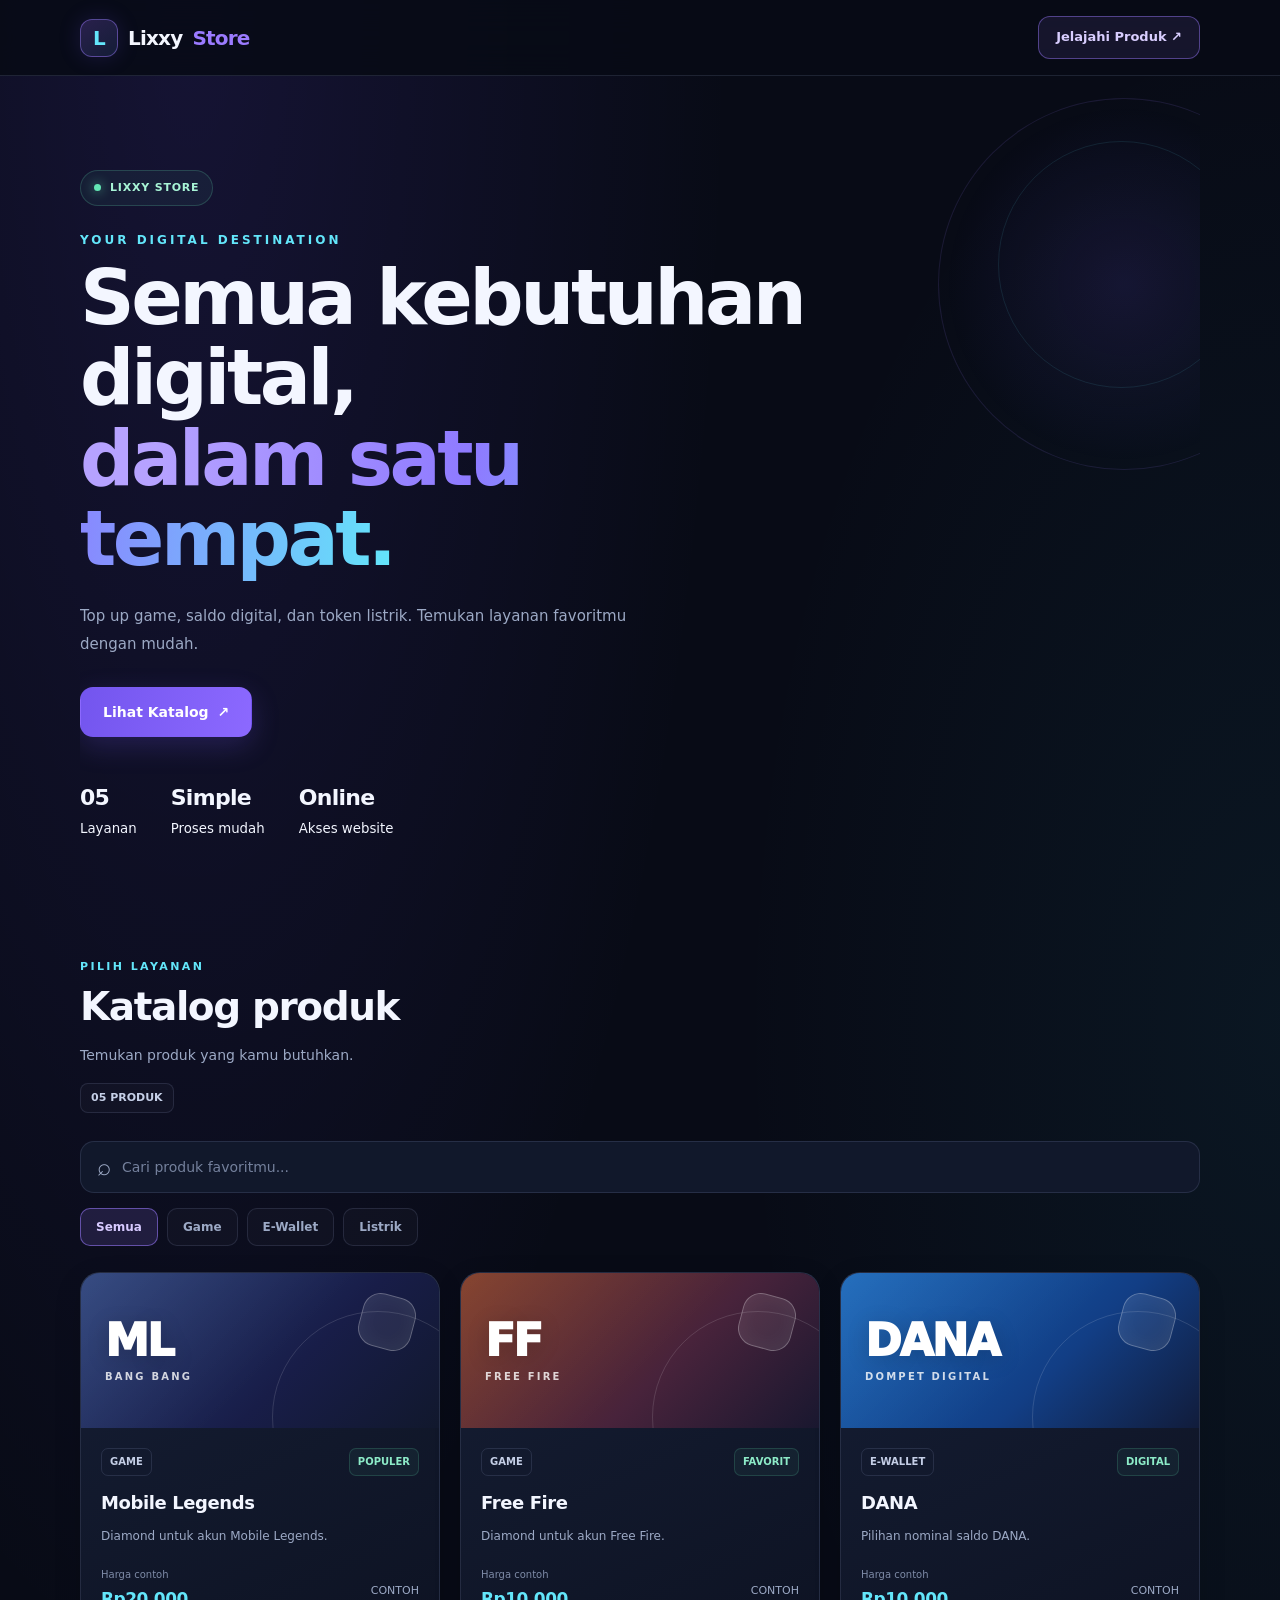
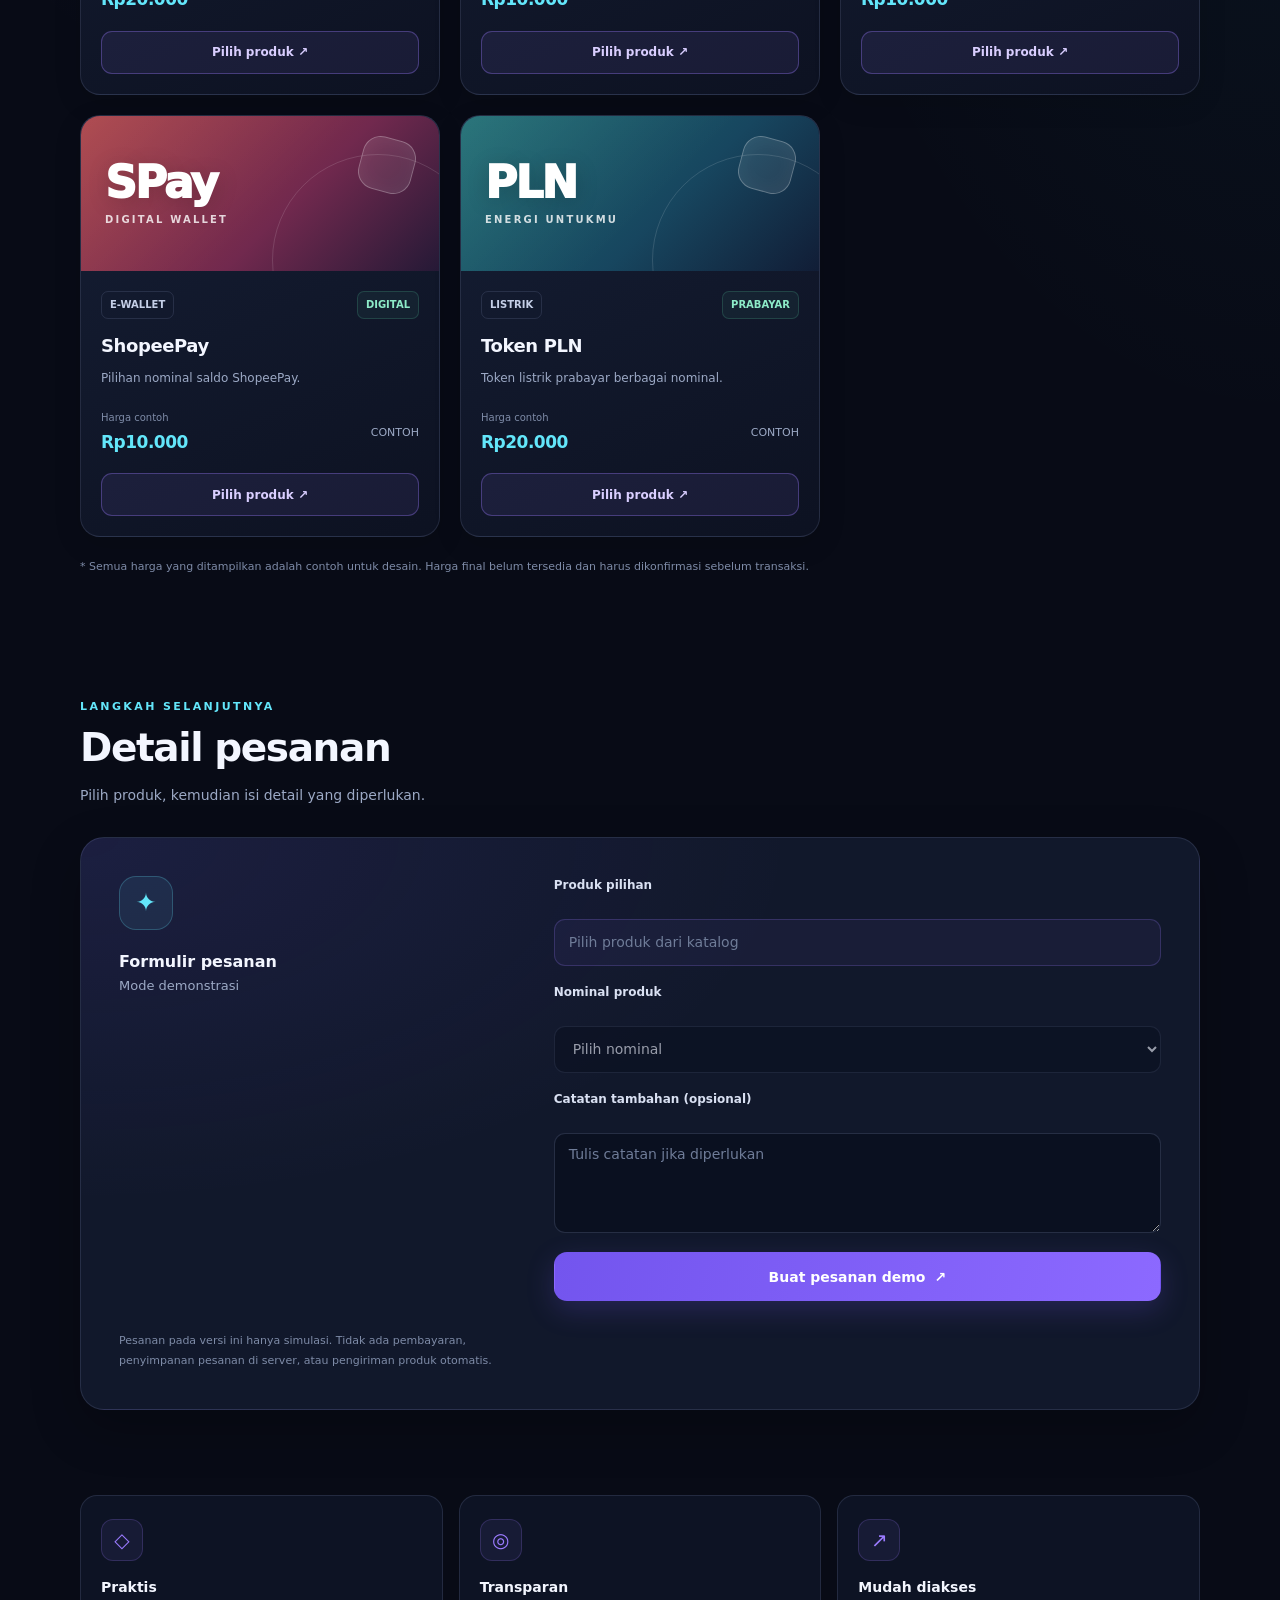
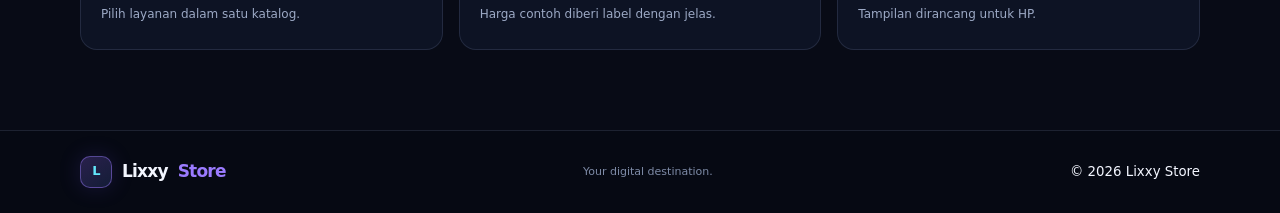
<file: index.html>
<!DOCTYPE html>
<html lang="id">
<head>
  <meta charset="UTF-8">
  <meta name="viewport" content="width=device-width, initial-scale=1.0">
  <meta name="theme-color" content="#080b16">
  <meta name="description" content="Lixxy Store - Katalog game, e-wallet, dan layanan digital.">
  <title>Lixxy Store | Digital Premium</title>
  <link rel="stylesheet" href="style.css">
</head>
<body>

  <header class="navbar">
    <a href="#" class="logo" aria-label="Lixxy Store">
      <span class="logo-icon">L</span>
      Lixxy<span class="logo-accent">Store</span>
    </a>
    <a href="#produk" class="nav-button">Jelajahi Produk ↗</a>
  </header>

  <main>
    <section class="hero">
      <div class="hero-badge">
        <span class="status-dot"></span>
        LIXXY STORE
      </div>

      <p class="hero-kicker">YOUR DIGITAL DESTINATION</p>
      <h1>Semua kebutuhan digital,<br><span>dalam satu tempat.</span></h1>
      <p class="hero-description">
        Top up game, saldo digital, dan token listrik.
        Temukan layanan favoritmu dengan mudah.
      </p>

      <a href="#produk" class="primary-button">
        Lihat Katalog <span>↗</span>
      </a>

      <div class="hero-stats">
        <div>
          <strong>05</strong>
          <small>Layanan</small>
        </div>
        <div>
          <strong>Simple</strong>
          <small>Proses mudah</small>
        </div>
        <div>
          <strong>Online</strong>
          <small>Akses website</small>
        </div>
      </div>
    </section>

    <section class="products-section" id="produk">
      <div class="section-heading">
        <div>
          <span class="eyebrow">PILIH LAYANAN</span>
          <h2>Katalog produk</h2>
          <p class="section-description">
            Temukan produk yang kamu butuhkan.
          </p>
        </div>
        <span class="product-count">05 PRODUK</span>
      </div>

      <label class="search-box">
        <span aria-hidden="true">⌕</span>
        <input id="searchInput" type="search"
          placeholder="Cari produk favoritmu..."
          aria-label="Cari produk">
      </label>

      <div class="category-filters" aria-label="Filter kategori">
        <button class="filter-button active" type="button" data-filter="all">
          Semua
        </button>
        <button class="filter-button" type="button" data-filter="game">
          Game
        </button>
        <button class="filter-button" type="button" data-filter="wallet">
          E-Wallet
        </button>
        <button class="filter-button" type="button" data-filter="utility">
          Listrik
        </button>
      </div>

      <div class="product-grid" id="productGrid">

        <article class="product-card" data-category="game"
          data-search="mobile legends mlbb diamond game">
          <div class="product-art art-ml">
            <span class="art-symbol">ML</span>
            <span class="art-caption">BANG BANG</span>
            <span class="art-orb"></span>
          </div>
          <div class="product-info">
            <div class="product-meta">
              <span class="category">GAME</span>
              <span class="product-tag">POPULER</span>
            </div>
            <h3>Mobile Legends</h3>
            <p>Diamond untuk akun Mobile Legends.</p>
            <div class="price-line">
              <div>
                <small>Harga contoh</small>
                <strong>Rp20.000</strong>
              </div>
              <span class="example-price">CONTOH</span>
            </div>
            <button class="order-button" type="button"
              data-product="Mobile Legends">
              Pilih produk <span>↗</span>
            </button>
          </div>
        </article>

        <article class="product-card" data-category="game"
          data-search="free fire ff diamond game garena">
          <div class="product-art art-ff">
            <span class="art-symbol">FF</span>
            <span class="art-caption">FREE FIRE</span>
            <span class="art-orb"></span>
          </div>
          <div class="product-info">
            <div class="product-meta">
              <span class="category">GAME</span>
              <span class="product-tag">FAVORIT</span>
            </div>
            <h3>Free Fire</h3>
            <p>Diamond untuk akun Free Fire.</p>
            <div class="price-line">
              <div>
                <small>Harga contoh</small>
                <strong>Rp10.000</strong>
              </div>
              <span class="example-price">CONTOH</span>
            </div>
            <button class="order-button" type="button"
              data-product="Free Fire">
              Pilih produk <span>↗</span>
            </button>
          </div>
        </article>

        <article class="product-card" data-category="wallet"
          data-search="dana saldo dompet digital ewallet">
          <div class="product-art art-dana">
            <span class="art-symbol">DANA</span>
            <span class="art-caption">DOMPET DIGITAL</span>
            <span class="art-orb"></span>
          </div>
          <div class="product-info">
            <div class="product-meta">
              <span class="category">E-WALLET</span>
              <span class="product-tag">DIGITAL</span>
            </div>
            <h3>DANA</h3>
            <p>Pilihan nominal saldo DANA.</p>
            <div class="price-line">
              <div>
                <small>Harga contoh</small>
                <strong>Rp10.000</strong>
              </div>
              <span class="example-price">CONTOH</span>
            </div>
            <button class="order-button" type="button"
              data-product="DANA">
              Pilih produk <span>↗</span>
            </button>
          </div>
        </article>

        <article class="product-card" data-category="wallet"
          data-search="shopeepay shopee pay saldo ewallet">
          <div class="product-art art-shop">
            <span class="art-symbol">SPay</span>
            <span class="art-caption">DIGITAL WALLET</span>
            <span class="art-orb"></span>
          </div>
          <div class="product-info">
            <div class="product-meta">
              <span class="category">E-WALLET</span>
              <span class="product-tag">DIGITAL</span>
            </div>
            <h3>ShopeePay</h3>
            <p>Pilihan nominal saldo ShopeePay.</p>
            <div class="price-line">
              <div>
                <small>Harga contoh</small>
                <strong>Rp10.000</strong>
              </div>
              <span class="example-price">CONTOH</span>
            </div>
            <button class="order-button" type="button"
              data-product="ShopeePay">
              Pilih produk <span>↗</span>
            </button>
          </div>
        </article>

        <article class="product-card" data-category="utility"
          data-search="pln listrik token prabayar meter">
          <div class="product-art art-pln">
            <span class="art-symbol">PLN</span>
            <span class="art-caption">ENERGI UNTUKMU</span>
            <span class="art-orb"></span>
          </div>
          <div class="product-info">
            <div class="product-meta">
              <span class="category">LISTRIK</span>
              <span class="product-tag">PRABAYAR</span>
            </div>
            <h3>Token PLN</h3>
            <p>Token listrik prabayar berbagai nominal.</p>
            <div class="price-line">
              <div>
                <small>Harga contoh</small>
                <strong>Rp20.000</strong>
              </div>
              <span class="example-price">CONTOH</span>
            </div>
            <button class="order-button" type="button"
              data-product="Token PLN">
              Pilih produk <span>↗</span>
            </button>
          </div>
        </article>

      </div>

      <p class="empty-message" id="emptyMessage" hidden>
        Produk tidak ditemukan. Coba kata kunci lain.
      </p>

      <p class="price-disclaimer">
        * Semua harga yang ditampilkan adalah contoh untuk desain.
        Harga final belum tersedia dan harus dikonfirmasi sebelum transaksi.
      </p>
    </section>

    <section class="order-section" id="pesanan">
      <div class="section-heading">
        <div>
          <span class="eyebrow">LANGKAH SELANJUTNYA</span>
          <h2>Detail pesanan</h2>
          <p class="section-description">
            Pilih produk, kemudian isi detail yang diperlukan.
          </p>
        </div>
      </div>

      <div class="order-panel">
        <div class="form-header">
          <span class="form-icon">✦</span>
          <div>
            <strong>Formulir pesanan</strong>
            <p>Mode demonstrasi</p>
          </div>
        </div>

        <form id="orderForm">
          <label for="selectedProduct">Produk pilihan</label>
          <input id="selectedProduct" name="product" readonly
            placeholder="Pilih produk dari katalog" required>

          <div id="dynamicFields"></div>

          <label for="denomination">Nominal produk</label>
          <select id="denomination" name="denomination" required>
            <option value="">Pilih nominal</option>
          </select>

          <label for="customerNote">Catatan tambahan (opsional)</label>
          <textarea id="customerNote" name="note" rows="3"
            placeholder="Tulis catatan jika diperlukan"></textarea>

          <button class="primary-button submit-button" type="submit">
            Buat pesanan demo <span>↗</span>
          </button>
        </form>

        <div id="orderResult" class="order-result" hidden></div>

        <p class="disclaimer">
          Pesanan pada versi ini hanya simulasi. Tidak ada pembayaran,
          penyimpanan pesanan di server, atau pengiriman produk otomatis.
        </p>
      </div>
    </section>

    <section class="trust-section">
      <div>
        <span class="trust-icon">◇</span>
        <strong>Praktis</strong>
        <p>Pilih layanan dalam satu katalog.</p>
      </div>
      <div>
        <span class="trust-icon">◎</span>
        <strong>Transparan</strong>
        <p>Harga contoh diberi label dengan jelas.</p>
      </div>
      <div>
        <span class="trust-icon">↗</span>
        <strong>Mudah diakses</strong>
        <p>Tampilan dirancang untuk HP.</p>
      </div>
    </section>
  </main>

  <footer class="footer">
    <a href="#" class="logo">
      <span class="logo-icon">L</span>
      Lixxy<span class="logo-accent">Store</span>
    </a>
    <p>Your digital destination.</p>
    <small>© <span id="year"></span> Lixxy Store</small>
  </footer>

  <script src="script.js"></script>
</body>
</html>
</file>
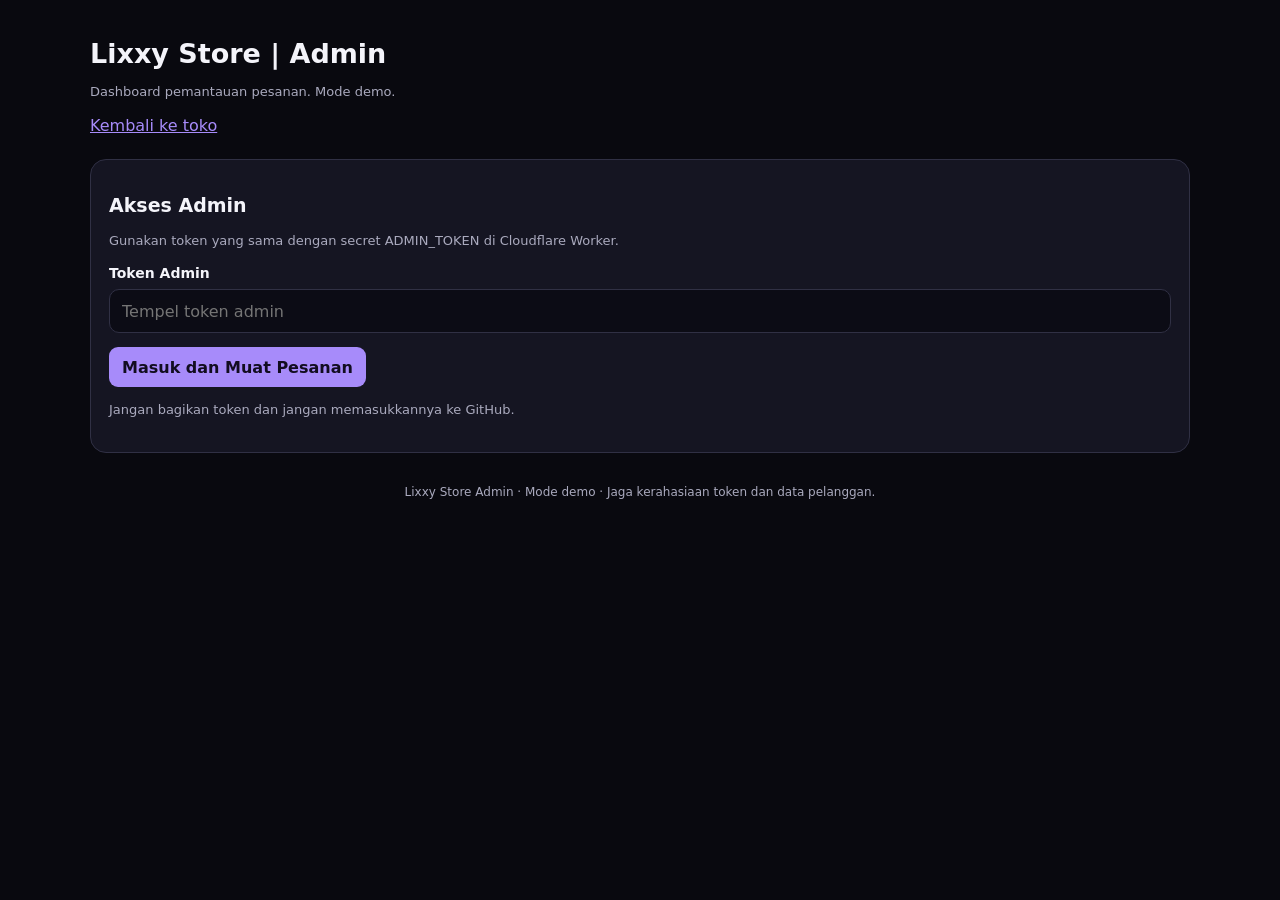
<file: admin.html>
<!DOCTYPE html>
<html lang="id">
<head>
  <meta charset="UTF-8">
  <meta name="viewport" content="width=device-width, initial-scale=1">
  <meta name="theme-color" content="#09090f">
  <title>Admin | Lixxy Store</title>
  <style>
    :root {
      color-scheme: dark;
      --bg: #09090f;
      --panel: #151522;
      --border: #303044;
      --text: #f4f4fa;
      --muted: #aaaabe;
      --accent: #a78bfa;
      --green: #4ade80;
      --yellow: #facc15;
      --red: #fb7185;
    }

    * { box-sizing: border-box; }

    body {
      margin: 0;
      padding: 20px 14px;
      background: var(--bg);
      color: var(--text);
      font-family: system-ui, sans-serif;
    }

    main { max-width: 1100px; margin: auto; }
    header { margin: 10px 0 24px; }
    h1 { font-size: 27px; margin-bottom: 6px; }
    h2 { font-size: 19px; }
    p { line-height: 1.6; }
    .muted { color: var(--muted); font-size: 13px; }

    .card {
      padding: 18px;
      margin-bottom: 17px;
      border: 1px solid var(--border);
      border-radius: 16px;
      background: var(--panel);
    }

    label {
      display: block;
      margin-bottom: 8px;
      font-size: 14px;
      font-weight: 700;
    }

    input, select {
      width: 100%;
      min-height: 44px;
      padding: 10px 12px;
      border: 1px solid var(--border);
      border-radius: 10px;
      background: #0c0c15;
      color: var(--text);
      font: inherit;
    }

    button {
      min-height: 40px;
      padding: 9px 13px;
      border: 0;
      border-radius: 9px;
      background: var(--accent);
      color: #120d20;
      font: inherit;
      font-weight: 750;
      cursor: pointer;
    }

    button:disabled { opacity: .55; cursor: wait; }
    .secondary { color: var(--text); background: #303044; }

    .link-button {
      padding: 0;
      min-height: auto;
      color: var(--accent);
      background: transparent;
      text-align: left;
      overflow-wrap: anywhere;
    }

    .form-grid {
      display: grid;
      grid-template-columns: 1fr;
      gap: 13px;
    }

    .actions {
      display: flex;
      flex-wrap: wrap;
      gap: 9px;
      margin-top: 14px;
    }

    .message { overflow-wrap: anywhere; font-size: 14px; }
    .error { color: var(--red); }
    .success { color: var(--green); }

    .stats {
      display: grid;
      grid-template-columns: repeat(2, minmax(0, 1fr));
      gap: 12px;
    }

    .stat {
      padding: 14px;
      border: 1px solid var(--border);
      border-radius: 12px;
    }

    .stat strong {
      display: block;
      font-size: 25px;
      margin-top: 7px;
    }

    .table-wrap { overflow-x: auto; width: 100%; }
    table {
      border-collapse: collapse;
      width: 100%;
      min-width: 760px;
      font-size: 13px;
    }

    th, td {
      padding: 12px 10px;
      border-bottom: 1px solid var(--border);
      text-align: left;
      vertical-align: top;
    }

    th { color: var(--muted); }
    .order-id { max-width: 175px; overflow-wrap: anywhere; }

    .badge {
      display: inline-block;
      padding: 5px 9px;
      border-radius: 99px;
      background: #303044;
      font-size: 12px;
      font-weight: 800;
    }

    .pending, .awaiting_payment { color: var(--yellow); }
    .paid, .processing, .success { color: var(--green); }
    .failed, .cancelled { color: var(--red); }

    .detail-grid {
      display: grid;
      grid-template-columns: 1fr;
      gap: 12px;
    }

    .detail-item {
      padding: 12px;
      border: 1px solid var(--border);
      border-radius: 10px;
      min-width: 0;
    }

    .detail-item strong {
      display: block;
      margin-top: 7px;
      overflow-wrap: anywhere;
      font-size: 14px;
      font-weight: 600;
    }

    .notice {
      padding: 12px;
      border-radius: 10px;
      background: #242033;
      color: #ddd6fe;
      font-size: 13px;
      line-height: 1.6;
    }

    footer {
      padding: 15px 0;
      text-align: center;
      color: var(--muted);
      font-size: 12px;
    }

    a { color: var(--accent); }
    [hidden] { display: none !important; }

    @media (min-width: 620px) {
      .form-grid { grid-template-columns: 2fr 1fr; }
      .stats { grid-template-columns: repeat(3, minmax(0, 1fr)); }
      .detail-grid { grid-template-columns: repeat(2, minmax(0, 1fr)); }
    }
  </style>
</head>
<body>
<main>
  <header>
    <h1>Lixxy Store | Admin</h1>
    <p class="muted">Dashboard pemantauan pesanan. Mode demo.</p>
    <a href="./index.html">Kembali ke toko</a>
  </header>

  <section class="card" id="loginCard">
    <h2>Akses Admin</h2>
    <p class="muted">
      Gunakan token yang sama dengan secret ADMIN_TOKEN di Cloudflare Worker.
    </p>
    <form id="loginForm">
      <label for="adminToken">Token Admin</label>
      <input id="adminToken" type="password"
        autocomplete="off" spellcheck="false"
        minlength="64" maxlength="64"
        placeholder="Tempel token admin" required>
      <div class="actions">
        <button id="loginButton" type="submit">Masuk dan Muat Pesanan</button>
      </div>
    </form>
    <p class="muted">Jangan bagikan token dan jangan memasukkannya ke GitHub.</p>
  </section>

  <section id="dashboard" hidden>
    <section class="card">
      <div class="stats">
        <div class="stat"><span class="muted">Pesanan ditampilkan</span><strong id="totalCount">0</strong></div>
        <div class="stat"><span class="muted">Pending</span><strong id="pendingCount">0</strong></div>
        <div class="stat"><span class="muted">Status success tercatat</span><strong id="successCount">0</strong></div>
      </div>
    </section>

    <section class="card">
      <h2>Daftar Pesanan</h2>
      <form id="filterForm">
        <div class="form-grid">
          <div>
            <label for="statusFilter">Filter Status</label>
            <select id="statusFilter">
              <option value="all">Semua status</option>
              <option value="pending">Pending</option>
              <option value="awaiting_payment">Awaiting payment</option>
              <option value="paid">Paid</option>
              <option value="processing">Processing</option>
              <option value="success">Success</option>
              <option value="failed">Failed</option>
              <option value="cancelled">Cancelled</option>
            </select>
          </div>
          <div>
            <label for="limitFilter">Jumlah maksimum</label>
            <select id="limitFilter">
              <option value="20">20 pesanan</option>
              <option value="50" selected>50 pesanan</option>
              <option value="100">100 pesanan</option>
            </select>
          </div>
        </div>
        <div class="actions">
          <button id="loadButton" type="submit">Muat Pesanan</button>
          <button id="logoutButton" class="secondary" type="button">Keluar</button>
        </div>
      </form>

      <p id="message" class="message" role="status" aria-live="polite"></p>
      <p class="muted">Ketuk ID pesanan untuk memeriksa detail terbaru dari server.</p>

      <div class="table-wrap">
        <table>
          <thead>
            <tr>
              <th>ID Pesanan</th><th>Produk</th><th>Nominal</th>
              <th>Harga contoh</th><th>Status</th><th>Dibuat</th><th>Diperbarui</th>
            </tr>
          </thead>
          <tbody id="ordersBody">
            <tr><td colspan="7">Belum ada data dimuat.</td></tr>
          </tbody>
        </table>
      </div>
    </section>

    <section id="detailCard" class="card" hidden>
      <h2>Detail Pesanan</h2>
      <p class="muted">Mode demo. Referensi pelanggan hanya ditampilkan di detail.</p>
      <div class="detail-grid">
        <div class="detail-item"><span class="muted">ID Pesanan</span><strong id="dId">-</strong></div>
        <div class="detail-item"><span class="muted">Status saat diperiksa</span><strong id="dStatus">-</strong></div>
        <div class="detail-item"><span class="muted">Kode Produk</span><strong id="dProductCode">-</strong></div>
        <div class="detail-item"><span class="muted">Nama Produk</span><strong id="dProductName">-</strong></div>
        <div class="detail-item"><span class="muted">Nominal</span><strong id="dDenomination">-</strong></div>
        <div class="detail-item"><span class="muted">Harga contoh</span><strong id="dAmount">-</strong></div>
        <div class="detail-item"><span class="muted">Referensi pelanggan</span><strong id="dCustomer">-</strong></div>
        <div class="detail-item"><span class="muted">Referensi pembayaran</span><strong id="dPayment">-</strong></div>
        <div class="detail-item"><span class="muted">Referensi supplier</span><strong id="dSupplier">-</strong></div>
        <div class="detail-item"><span class="muted">Waktu dibuat</span><strong id="dCreated">-</strong></div>
        <div class="detail-item"><span class="muted">Waktu diperbarui</span><strong id="dUpdated">-</strong></div>
      </div>
      <p class="notice">
        Status paid atau success di database bukan bukti pembayaran.
        Website ini masih mode demo dan belum memproses pembayaran atau top-up sungguhan.
      </p>
      <p id="detailMessage" class="message" role="status" aria-live="polite"></p>
      <div class="actions">
        <button id="refreshDetailButton" type="button">Periksa Status Terbaru</button>
        <button id="closeDetailButton" type="button" class="secondary">Tutup Detail</button>
      </div>
    </section>
  </section>

  <footer>Lixxy Store Admin · Mode demo · Jaga kerahasiaan token dan data pelanggan.</footer>
</main>

<script>
"use strict";

(() => {
  const API_BASE = "https://lixxystore.lixxyskiee.workers.dev";
  const $ = (id) => document.getElementById(id);

  let adminToken = "";
  let busy = false;
  let detailBusy = false;
  let selectedOrderId = "";

  function message(id, text, isError = false) {
    const element = $(id);
    element.textContent = text;
    element.className = "message " + (isError ? "error" : "success");
  }

  function formatRupiah(value) {
    return new Intl.NumberFormat("id-ID", {
      style: "currency",
      currency: "IDR",
      maximumFractionDigits: 0
    }).format(Number(value) || 0);
  }

  function formatDate(value) {
    if (value === null || value === undefined || value === "") return "-";
    const date = new Date(value);
    if (Number.isNaN(date.getTime())) return String(value);
    return new Intl.DateTimeFormat("id-ID", {
      dateStyle: "medium",
      timeStyle: "short",
      timeZone: "Asia/Jakarta"
    }).format(date) + " WIB";
  }

  function setDetailValue(id, value) {
    $(id).textContent =
      value === null || value === undefined || value === ""
        ? "-"
        : String(value);
  }

  function pick(object, ...keys) {
    for (const key of keys) {
      if (object[key] !== undefined &&
          object[key] !== null &&
          object[key] !== "") return object[key];
    }
    return null;
  }

  async function apiGet(path) {
    let response;

    try {
      response = await fetch(API_BASE + path, {
        method: "GET",
        headers: { "Authorization": "Bearer " + adminToken },
        cache: "no-store"
      });
    } catch {
      throw new Error("Tidak bisa terhubung ke Worker. Periksa koneksi internet dan URL API.");
    }

    const data = await response.json().catch(() => null);

    if (!data) {
      throw new Error("Worker tidak mengirim JSON yang valid.");
    }

    if (response.status === 401 || response.status === 403) {
      throw new Error("Token ditolak atau akses admin tidak diizinkan.");
    }

    if (!response.ok || data.ok === false) {
      throw new Error(data.error || ("Permintaan gagal. HTTP " + response.status));
    }

    return data;
  }

  async function loadOrders() {
    if (busy || !adminToken) return;

    busy = true;
    $("loadButton").disabled = true;
    $("loginButton").disabled = true;
    $("loadButton").textContent = "Memuat...";
    message("message", "Menghubungi server Lixxy Store...");

    try {
      const params = new URLSearchParams({
        status: $("statusFilter").value,
        limit: $("limitFilter").value
      });

      const data = await apiGet("/api/admin/orders?" + params.toString());
      const orders = Array.isArray(data.orders) ? data.orders : [];

      renderOrders(orders);
      $("dashboard").hidden = false;
      $("loginCard").hidden = true;
      message("message", "Berhasil memuat " + orders.length + " pesanan.");
    } catch (error) {
      message("message", error.message || "Gagal memuat pesanan.", true);
    } finally {
      busy = false;
      $("loadButton").disabled = false;
      $("loginButton").disabled = false;
      $("loadButton").textContent = "Muat Pesanan";
    }
  }

  function renderOrders(orders) {
    const body = $("ordersBody");
    body.replaceChildren();

    let pending = 0;
    let success = 0;

    if (orders.length === 0) {
      const row = document.createElement("tr");
      const cell = document.createElement("td");
      cell.colSpan = 7;
      cell.textContent = "Belum ada pesanan untuk filter ini.";
      row.appendChild(cell);
      body.appendChild(row);
    }

    for (const order of orders) {
      if (order.status === "pending") pending++;
      if (order.status === "success") success++;

      const row = document.createElement("tr");
      const idCell = document.createElement("td");
      idCell.className = "order-id";

      const idButton = document.createElement("button");
      idButton.type = "button";
      idButton.className = "link-button";
      idButton.textContent = order.id || "(tanpa ID)";
      idButton.addEventListener("click", () => {
        if (order.id) loadOrderDetail(order.id);
      });
      idCell.appendChild(idButton);
      row.appendChild(idCell);

      const addCell = (value) => {
        const cell = document.createElement("td");
        cell.textContent = value == null || value === "" ? "-" : String(value);
        row.appendChild(cell);
      };

      addCell(pick(order, "product_name", "productName"));
      addCell(pick(order, "denomination", "nominal"));
      addCell(formatRupiah(pick(order, "amount", "price")));

      const statusCell = document.createElement("td");
      const badge = document.createElement("span");
      badge.className = "badge " + (order.status || "");
      badge.textContent = order.status || "unknown";
      statusCell.appendChild(badge);
      row.appendChild(statusCell);

      addCell(formatDate(pick(order, "created_at", "createdAt")));
      addCell(formatDate(pick(order, "updated_at", "updatedAt")));
      body.appendChild(row);
    }

    $("totalCount").textContent = String(orders.length);
    $("pendingCount").textContent = String(pending);
    $("successCount").textContent = String(success);
  }

  async function loadOrderDetail(orderId) {
    if (!adminToken || detailBusy) return;

    if (!/^[a-f0-9-]{32,36}$/i.test(orderId)) {
      message("message", "Format ID pesanan tidak valid.", true);
      return;
    }

    detailBusy = true;
    selectedOrderId = orderId;
    $("detailCard").hidden = false;
    $("refreshDetailButton").disabled = true;
    message("detailMessage", "Mengambil detail pesanan...");

    try {
      const data = await apiGet(
        "/api/admin/orders/" + encodeURIComponent(orderId)
      );

      const order = data.order || data.data || data;

      setDetailValue("dId", pick(order, "id", "order_id"));
      setDetailValue("dStatus", pick(order, "status"));
      setDetailValue("dProductCode", pick(order, "product_code", "productCode"));
      setDetailValue("dProductName", pick(order, "product_name", "productName"));
      setDetailValue("dDenomination", pick(order, "denomination", "nominal"));

      const amount = pick(order, "amount", "price");
      setDetailValue("dAmount", amount == null ? null : formatRupiah(amount));

      setDetailValue("dCustomer", pick(order, "customer_reference", "customerReference"));
      setDetailValue("dPayment", pick(order, "payment_reference", "paymentReference"));
      setDetailValue("dSupplier", pick(order, "supplier_reference", "supplierReference"));
      setDetailValue("dCreated", formatDate(pick(order, "created_at", "createdAt")));
      setDetailValue("dUpdated", formatDate(pick(order, "updated_at", "updatedAt")));

      message("detailMessage", "Detail berhasil diperiksa dari server.");
      $("detailCard").scrollIntoView({ behavior: "smooth", block: "start" });
    } catch (error) {
      message("detailMessage", error.message || "Gagal mengambil detail.", true);
    } finally {
      detailBusy = false;
      $("refreshDetailButton").disabled = false;
    }
  }

  function logout() {
    adminToken = "";
    $("adminToken").value = "";
    $("dashboard").hidden = true;
    $("loginCard").hidden = false;
    $("ordersBody").replaceChildren();
    $("detailCard").hidden = true;
    selectedOrderId = "";
    message("message", "Token admin dihapus dari memori halaman.");
  }

  $("loginForm").addEventListener("submit", async (event) => {
    event.preventDefault();

    const candidate = $("adminToken").value.trim();
    if (!/^[a-f0-9]{64}$/i.test(candidate)) {
      message("message", "Token harus berisi 64 karakter hex.", true);
      return;
    }

    adminToken = candidate;
    await loadOrders();
  });

  $("filterForm").addEventListener("submit", async (event) => {
    event.preventDefault();
    await loadOrders();
  });

  $("logoutButton").addEventListener("click", logout);
  $("closeDetailButton").addEventListener("click", () => {
    selectedOrderId = "";
    $("detailCard").hidden = true;
  });

  $("refreshDetailButton").addEventListener("click", async () => {
    if (selectedOrderId) await loadOrderDetail(selectedOrderId);
  });

  // Tampilkan pesan jika browser menemukan error JavaScript.
  window.addEventListener("error", () => {
    message("message", "Terjadi error JavaScript. Muat ulang halaman dan periksa kode admin.html.", true);
  });

  message("message", "Halaman admin siap. Masukkan token untuk melanjutkan.");
})();
</script>
</body>
</html>
</file>
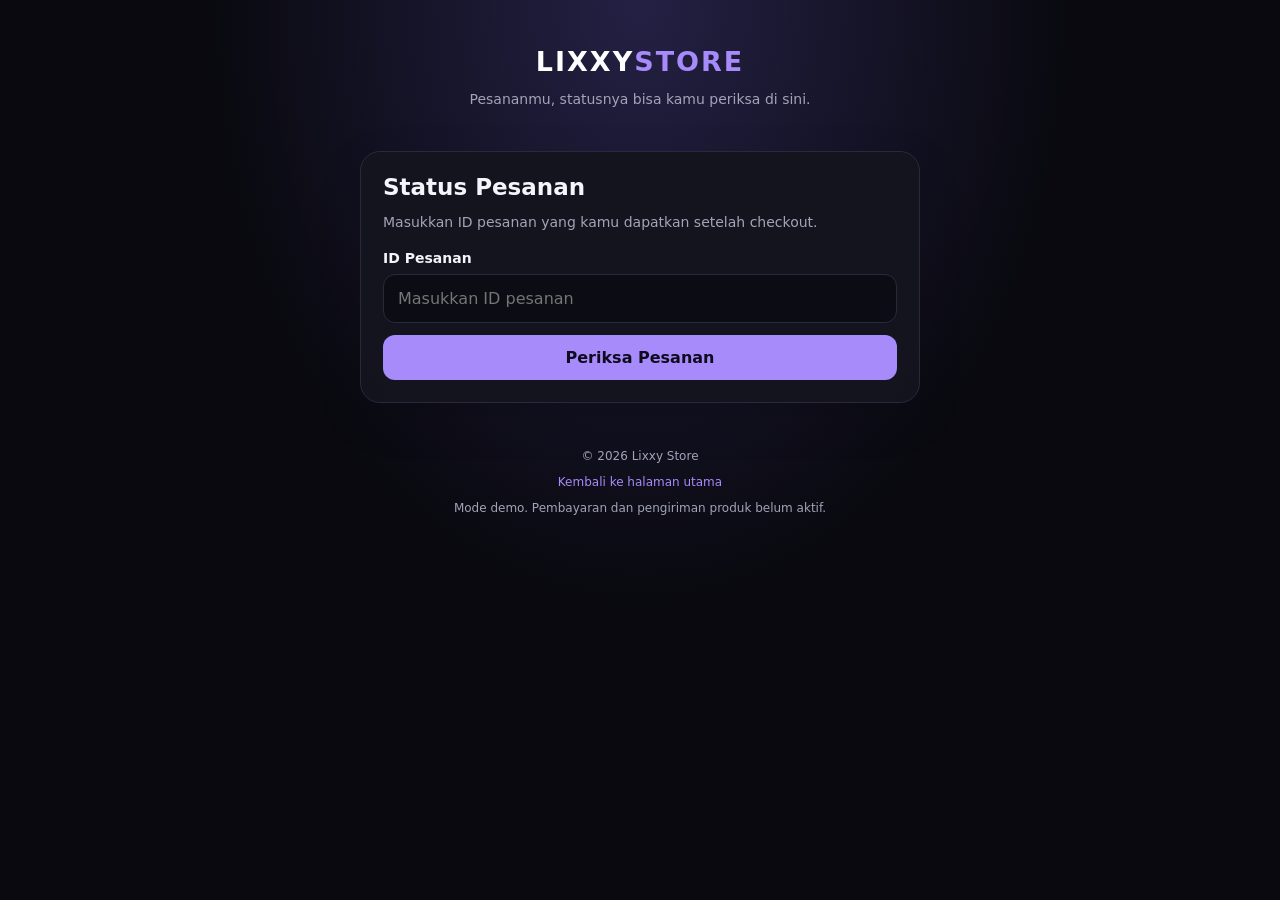
<file: status.html>
<!DOCTYPE html>
<html lang="id">
<head>
  <meta charset="UTF-8">
  <meta name="viewport" content="width=device-width, initial-scale=1.0">
  <meta name="theme-color" content="#09090f">
  <meta name="description" content="Periksa status pesanan Lixxy Store.">
  <title>Status Pesanan | Lixxy Store</title>

  <style>
    :root {
      color-scheme: dark;
      --bg: #09090f;
      --panel: #14141f;
      --border: #29293b;
      --text: #f4f4fa;
      --muted: #a3a3b8;
      --accent: #a78bfa;
      --green: #4ade80;
      --yellow: #facc15;
      --red: #fb7185;
    }

    * {
      box-sizing: border-box;
    }

    body {
      margin: 0;
      min-height: 100vh;
      padding: 24px 16px;
      background:
        radial-gradient(ellipse at top, #242044 0%, transparent 48%),
        var(--bg);
      color: var(--text);
      font-family: system-ui, -apple-system, sans-serif;
    }

    a {
      color: var(--accent);
      text-decoration: none;
    }

    .container {
      width: 100%;
      max-width: 560px;
      margin: 0 auto;
    }

    header {
      text-align: center;
      padding: 22px 0 30px;
    }

    .logo {
      display: inline-block;
      font-size: 27px;
      font-weight: 900;
      letter-spacing: 2px;
      color: white;
    }

    .logo span {
      color: var(--accent);
    }

    header p,
    .muted {
      color: var(--muted);
      font-size: 14px;
    }

    .card {
      background: rgba(20, 20, 31, 0.96);
      border: 1px solid var(--border);
      border-radius: 20px;
      padding: 22px;
      margin-bottom: 16px;
      box-shadow: 0 16px 45px #00000020;
    }

    h1 {
      font-size: 23px;
      margin: 0 0 8px;
    }

    h2 {
      font-size: 18px;
      margin: 0 0 18px;
    }

    label {
      display: block;
      margin: 20px 0 8px;
      font-size: 14px;
      font-weight: 650;
    }

    input {
      width: 100%;
      padding: 14px;
      border: 1px solid var(--border);
      border-radius: 12px;
      background: #0c0c15;
      color: white;
      font: inherit;
      outline: none;
    }

    input:focus {
      border-color: var(--accent);
    }

    button {
      border: 0;
      border-radius: 12px;
      padding: 13px 16px;
      font: inherit;
      font-weight: 750;
      cursor: pointer;
    }

    button:disabled {
      opacity: 0.6;
      cursor: wait;
    }

    .primary {
      width: 100%;
      margin-top: 12px;
      color: #100c20;
      background: var(--accent);
    }

    .secondary {
      color: white;
      background: #29293b;
    }

    .status-top {
      display: flex;
      align-items: center;
      justify-content: space-between;
      flex-wrap: wrap;
      gap: 12px;
      margin-bottom: 18px;
    }

    .badge {
      display: inline-block;
      padding: 7px 12px;
      border-radius: 99px;
      background: #343044;
      color: #e9ddff;
      font-size: 12px;
      font-weight: 800;
    }

    .badge.pending,
    .badge.awaiting_payment {
      background: #493b16;
      color: var(--yellow);
    }

    .badge.paid,
    .badge.processing {
      background: #193a32;
      color: #6ee7b7;
    }

    .badge.success {
      background: #153d29;
      color: var(--green);
    }

    .badge.failed,
    .badge.cancelled {
      background: #461f2b;
      color: var(--red);
    }

    .details {
      margin: 0;
    }

    .details div {
      display: flex;
      justify-content: space-between;
      gap: 18px;
      padding: 13px 0;
      border-bottom: 1px solid var(--border);
    }

    .details div:last-child {
      border-bottom: 0;
    }

    .details dt {
      color: var(--muted);
      font-size: 14px;
    }

    .details dd {
      margin: 0;
      text-align: right;
      overflow-wrap: anywhere;
      font-size: 14px;
      font-weight: 650;
      max-width: 65%;
    }

    .order-id {
      color: var(--accent);
      overflow-wrap: anywhere;
      font-size: 13px;
    }

    .notice {
      padding: 13px;
      margin-top: 16px;
      border-radius: 12px;
      background: #292335;
      color: #e4d8ff;
      font-size: 13px;
      line-height: 1.6;
    }

    .message {
      margin-top: 14px;
      font-size: 14px;
      line-height: 1.6;
      overflow-wrap: anywhere;
    }

    .error {
      color: var(--red);
    }

    .actions {
      display: flex;
      flex-wrap: wrap;
      gap: 10px;
      margin-top: 18px;
    }

    .actions button {
      flex: 1;
      min-width: 130px;
    }

    footer {
      padding: 18px 0;
      text-align: center;
      color: var(--muted);
      font-size: 12px;
    }

    [hidden] {
      display: none !important;
    }
  </style>
</head>

<body>
  <main class="container">
    <header>
      <a class="logo" href="./index.html">
        LIXXY<span>STORE</span>
      </a>
      <p>Pesananmu, statusnya bisa kamu periksa di sini.</p>
    </header>

    <section class="card">
      <h1>Status Pesanan</h1>
      <p class="muted">
        Masukkan ID pesanan yang kamu dapatkan setelah checkout.
      </p>

      <form id="statusForm">
        <label for="orderId">ID Pesanan</label>
        <input
          id="orderId"
          name="orderId"
          type="text"
          placeholder="Masukkan ID pesanan"
          maxlength="36"
          autocomplete="off"
          required
        >

        <button class="primary" id="searchButton" type="submit">
          Periksa Pesanan
        </button>
      </form>

      <p id="message" class="message" role="status" aria-live="polite" hidden></p>
    </section>

    <section class="card" id="result" aria-live="polite" hidden>
      <div class="status-top">
        <h2>Detail Pesanan</h2>
        <span class="badge" id="statusBadge">Memuat</span>
      </div>

      <p class="muted">ID Pesanan</p>
      <div class="order-id" id="resultId"></div>

      <dl class="details">
        <div>
          <dt>Produk</dt>
          <dd id="resultProduct">-</dd>
        </div>
        <div>
          <dt>Nominal</dt>
          <dd id="resultDenomination">-</dd>
        </div>
        <div>
          <dt>Harga contoh</dt>
          <dd id="resultPrice">-</dd>
        </div>
        <div>
          <dt>Dibuat pada</dt>
          <dd id="resultCreated">-</dd>
        </div>
        <div>
          <dt>Terakhir diperbarui</dt>
          <dd id="resultUpdated">-</dd>
        </div>
      </dl>

      <div class="notice" id="statusExplanation">
        Status ini bukan konfirmasi pembayaran.
      </div>

      <div class="actions">
        <button class="secondary" id="refreshButton" type="button">
          Periksa Lagi
        </button>
        <button class="secondary" id="copyButton" type="button">
          Salin ID
        </button>
      </div>
    </section>

    <footer>
      <p>© <span id="year"></span> Lixxy Store</p>
      <p><a href="./index.html">Kembali ke halaman utama</a></p>
      <p>Mode demo. Pembayaran dan pengiriman produk belum aktif.</p>
    </footer>
  </main>

  <script>
    "use strict";

    const API_BASE =
      "https://lixxystore.lixxyskiee.workers.dev";

    const form = document.getElementById("statusForm");
    const input = document.getElementById("orderId");
    const message = document.getElementById("message");
    const result = document.getElementById("result");
    const searchButton = document.getElementById("searchButton");
    const refreshButton = document.getElementById("refreshButton");
    const copyButton = document.getElementById("copyButton");
    const statusBadge = document.getElementById("statusBadge");

    let currentOrderId = "";
    let isLoading = false;

    document.getElementById("year").textContent =
      new Date().getFullYear();

    function formatRupiah(amount) {
      return new Intl.NumberFormat("id-ID", {
        style: "currency",
        currency: "IDR",
        maximumFractionDigits: 0
      }).format(amount);
    }

    function formatDate(value) {
      if (!value) return "-";

      const date = new Date(value);

      if (Number.isNaN(date.getTime())) return "-";

      return new Intl.DateTimeFormat("id-ID", {
        dateStyle: "medium",
        timeStyle: "short",
        timeZone: "Asia/Jakarta"
      }).format(date) + " WIB";
    }

    function showMessage(text, isError = false) {
      message.textContent = text;
      message.className =
        "message" + (isError ? " error" : "");
      message.hidden = false;
    }

    function explainStatus(status) {
      const explanations = {
        pending:
          "Pesanan tercatat di server, tetapi belum dibayar. Ini bukan bukti pembayaran.",
        awaiting_payment:
          "Pesanan menunggu pembayaran. Pembayaran belum terverifikasi di mode demo.",
        paid:
          "Status tercatat sebagai paid. Pastikan pembayaran diverifikasi oleh sistem pembayaran sebelum memproses produk.",
        processing:
          "Pesanan tercatat sedang diproses. Mode demo tidak menjamin produk telah dikirim.",
        success:
          "Status tercatat sebagai success. Konfirmasikan pengiriman melalui penyedia produk jika integrasi tersedia.",
        failed:
          "Pesanan tercatat gagal. Hubungi pengelola toko untuk pemeriksaan lebih lanjut.",
        cancelled:
          "Pesanan tercatat dibatalkan."
      };

      return explanations[status] ||
        "Status berasal dari server. Hubungi pengelola toko jika memerlukan bantuan.";
    }

    function renderOrder(order) {
      document.getElementById("resultId").textContent =
        order.id || "-";

      document.getElementById("resultProduct").textContent =
        order.product || "-";

      document.getElementById("resultDenomination").textContent =
        order.denomination || "-";

      document.getElementById("resultPrice").textContent =
        formatRupiah(Number(order.examplePrice || 0));

      document.getElementById("resultCreated").textContent =
        formatDate(order.createdAt);

      document.getElementById("resultUpdated").textContent =
        formatDate(order.updatedAt);

      statusBadge.textContent = order.status || "unknown";
      statusBadge.className =
        "badge " + (order.status || "");

      document.getElementById("statusExplanation").textContent =
        explainStatus(order.status);

      result.hidden = false;
    }

    async function lookupOrder(id) {
      if (isLoading) return;

      const orderId = id.trim();

      if (!/^[a-f0-9-]{32,36}$/i.test(orderId)) {
        result.hidden = true;
        showMessage(
          "Format ID tidak valid. Masukkan ID pesanan yang lengkap.",
          true
        );
        return;
      }

      isLoading = true;
      currentOrderId = orderId;
      input.value = orderId;
      searchButton.disabled = true;
      refreshButton.disabled = true;
      searchButton.textContent = "Memeriksa...";
      showMessage("Sedang mengambil status pesanan dari server...");

      try {
        const response = await fetch(
          API_BASE + "/api/orders/" + encodeURIComponent(orderId),
          { method: "GET", cache: "no-store" }
        );

        const data = await response.json();

        if (!response.ok || !data.ok || !data.order) {
          throw new Error(
            data.error || "Pesanan tidak ditemukan."
          );
        }

        renderOrder(data.order);
        showMessage("Status pesanan berhasil diperbarui.");

        const url = new URL(window.location.href);
        url.searchParams.set("id", orderId);
        window.history.replaceState({}, "", url);
      } catch (error) {
        result.hidden = true;
        showMessage(
          error.message ||
          "Gagal menghubungi server. Periksa koneksi internet lalu coba lagi.",
          true
        );
      } finally {
        isLoading = false;
        searchButton.disabled = false;
        refreshButton.disabled = false;
        searchButton.textContent = "Periksa Pesanan";
      }
    }

    form.addEventListener("submit", (event) => {
      event.preventDefault();
      lookupOrder(input.value);
    });

    refreshButton.addEventListener("click", () => {
      if (currentOrderId) lookupOrder(currentOrderId);
    });

    copyButton.addEventListener("click", async () => {
      if (!currentOrderId) return;

      try {
        await navigator.clipboard.writeText(currentOrderId);
        copyButton.textContent = "ID Tersalin";

        setTimeout(() => {
          copyButton.textContent = "Salin ID";
        }, 1800);
      } catch {
        showMessage(
          "Salin ID dari kolom ID Pesanan secara manual."
        );
      }
    });

    // Jika URL berisi ?id=..., langsung periksa pesanan.
    const initialId =
      new URLSearchParams(window.location.search).get("id");

    if (initialId) {
      input.value = initialId;
      lookupOrder(initialId);
    }
  </script>
</body>
</html>
</file>
<file: style.css>
/* ==========================================
LIXXY STORE | PREMIUM DARK DESIGN
Cocok dengan index.html Lixxy Store
========================================== */

/* 1. DESIGN TOKENS */
:root {
color-scheme: dark;
--bg: #080b16;
--bg-soft: #0d1222;
--surface: #11182b;
--surface-light: #172139;
--border: rgba(161, 177, 220, 0.15);
--text: #f3f6ff;
--muted: #9ca9c5;
--purple: #9b7bff;
--purple-dark: #7355ee;
--cyan: #63e6fa;
--green: #63e6b4;
--danger: #ff8098;
--radius: 20px;
--container: 1120px;
--shadow: 0 18px 50px rgba(0, 0, 0, 0.24);
}

/* 2. RESET */

* {
  box-sizing: border-box;
  }

html {
scroll-behavior: smooth;
scroll-padding-top: 90px;
}

body {
margin: 0;
min-width: 320px;
background:
radial-gradient(ellipse at 15% 0%, rgba(111, 76, 255, 0.13), transparent 35%),
radial-gradient(ellipse at 100% 30%, rgba(50, 207, 231, 0.06), transparent 30%),
var(--bg);
color: var(--text);
font-family: Inter, ui-sans-serif, system-ui, -apple-system,
BlinkMacSystemFont, "Segoe UI", sans-serif;
line-height: 1.6;
-webkit-font-smoothing: antialiased;
}

body,
button,
input,
select,
textarea {
font-family: Inter, ui-sans-serif, system-ui, -apple-system,
BlinkMacSystemFont, "Segoe UI", sans-serif;
}

button,
input,
select,
textarea {
font-size: 14px;
}

button,
a,
input,
select,
textarea {
-webkit-tap-highlight-color: transparent;
}

button {
cursor: pointer;
}

a {
color: inherit;
text-decoration: none;
}

button:focus-visible,
a:focus-visible,
input:focus-visible,
select:focus-visible,
textarea:focus-visible {
outline: 2px solid var(--cyan);
outline-offset: 3px;
}

img {
display: block;
max-width: 100%;
}

[hidden] {
display: none !important;
}

::selection {
color: #080b16;
background: var(--cyan);
}

/* 3. NAVBAR */
.navbar {
position: sticky;
z-index: 20;
top: 0;
display: flex;
align-items: center;
justify-content: space-between;
gap: 18px;
width: 100%;
min-height: 76px;
padding: 14px max(5%, calc((100% - var(--container)) / 2));
border-bottom: 1px solid var(--border);
background: rgba(8, 11, 22, 0.86);
backdrop-filter: blur(18px);
-webkit-backdrop-filter: blur(18px);
}

.logo {
display: inline-flex;
align-items: center;
gap: 10px;
color: var(--text);
font-size: 20px;
font-weight: 850;
letter-spacing: -0.8px;
white-space: nowrap;
}

.logo-icon {
display: grid;
width: 38px;
height: 38px;
flex-shrink: 0;
place-items: center;
border: 1px solid rgba(155, 123, 255, 0.45);
border-radius: 12px;
background: linear-gradient(145deg, #29204c, #141d37);
color: var(--cyan);
box-shadow: 0 0 22px rgba(115, 85, 238, 0.17);
}

.logo-accent {
color: var(--purple);
}

.nav-button {
display: inline-flex;
align-items: center;
justify-content: center;
min-height: 42px;
padding: 10px 17px;
border: 1px solid rgba(155, 123, 255, 0.45);
border-radius: 12px;
background: rgba(155, 123, 255, 0.1);
color: #d9ceff;
font-size: 13px;
font-weight: 750;
transition: background 180ms ease, border-color 180ms ease,
transform 180ms ease;
}

.nav-button:hover {
transform: translateY(-2px);
border-color: var(--purple);
background: rgba(155, 123, 255, 0.19);
}

/* 4. HERO */
.hero {
position: relative;
isolation: isolate;
overflow: hidden;
width: min(var(--container), 90%);
margin: 0 auto;
padding: 94px 0 78px;
}

.hero::before {
position: absolute;
z-index: -1;
top: 22px;
right: -110px;
width: 370px;
height: 370px;
border: 1px solid rgba(155, 123, 255, 0.13);
border-radius: 50%;
background: radial-gradient(
circle,
rgba(115, 85, 238, 0.12),
transparent 68%
);
content: "";
pointer-events: none;
}

.hero::after {
position: absolute;
z-index: -1;
top: 65px;
right: -45px;
width: 245px;
height: 245px;
border: 1px solid rgba(99, 230, 250, 0.1);
border-radius: 50%;
content: "";
pointer-events: none;
}

.hero-badge {
display: inline-flex;
align-items: center;
gap: 9px;
padding: 8px 13px;
border: 1px solid rgba(99, 230, 180, 0.2);
border-radius: 999px;
background: rgba(99, 230, 180, 0.06);
color: #a8f4d6;
font-size: 11px;
font-weight: 750;
letter-spacing: 0.8px;
text-transform: uppercase;
}

.status-dot {
width: 7px;
height: 7px;
flex-shrink: 0;
border-radius: 50%;
background: var(--green);
box-shadow: 0 0 12px rgba(99, 230, 180, 0.8);
}

.hero-kicker {
margin: 25px 0 8px;
color: var(--cyan);
font-size: 12px;
font-weight: 800;
letter-spacing: 3px;
text-transform: uppercase;
}

.hero h1 {
max-width: 750px;
margin: 0;
font-size: clamp(42px, 7vw, 76px);
font-weight: 900;
letter-spacing: -3.5px;
line-height: 1.06;
}

.hero h1 span {
color: var(--purple);
background: linear-gradient(95deg, #b6a2ff 10%, #8e7aff 52%, #63e6fa 100%);
-webkit-background-clip: text;
background-clip: text;
-webkit-text-fill-color: transparent;
}

.hero-description {
max-width: 590px;
margin: 22px 0 28px;
color: var(--muted);
font-size: 15px;
line-height: 1.9;
}

.primary-button {
display: inline-flex;
align-items: center;
justify-content: center;
gap: 9px;
min-height: 49px;
padding: 13px 22px;
border: 1px solid transparent;
border-radius: 13px;
background: linear-gradient(105deg, var(--purple-dark), #8c69ff);
color: white;
font-size: 14px;
font-weight: 800;
box-shadow: 0 9px 28px rgba(115, 85, 238, 0.22);
transition: transform 180ms ease, box-shadow 180ms ease;
}

.primary-button:hover {
transform: translateY(-2px);
box-shadow: 0 13px 34px rgba(115, 85, 238, 0.32);
}

.primary-button:active {
transform: translateY(0);
}

.hero-stats {
display: flex;
flex-wrap: wrap;
gap: 34px;
margin-top: 43px;
}

.hero-stats > div {
display: flex;
flex-direction: column;
gap: 2px;
}

.hero-stats strong {
color: var(--text);
font-size: 22px;
font-weight: 850;
letter-spacing: -0.7px;
}

.hero-stats span {
color: var(--muted);
font-size: 12px;
}

/* 5. SHARED SECTION HEADINGS */
.products-section,
.order-section,
.trust-section {
width: min(var(--container), 90%);
margin-right: auto;
margin-left: auto;
}

.products-section {
padding: 35px 0 85px;
}

.section-heading {
margin-bottom: 28px;
}

.eyebrow {
display: inline-block;
margin-bottom: 9px;
color: var(--cyan);
font-size: 11px;
font-weight: 850;
letter-spacing: 2.4px;
text-transform: uppercase;
}

.section-heading h2 {
margin: 0;
font-size: clamp(27px, 4vw, 39px);
font-weight: 850;
letter-spacing: -1.4px;
line-height: 1.2;
}

.section-description {
max-width: 590px;
margin: 12px 0 0;
color: var(--muted);
font-size: 14px;
line-height: 1.8;
}

/* 6. SEARCH AND CATEGORY FILTERS */
.product-count {
display: inline-block;
margin-top: 15px;
padding: 5px 10px;
border: 1px solid var(--border);
border-radius: 8px;
background: rgba(255, 255, 255, 0.025);
color: #c6d0e8;
font-size: 11px;
font-weight: 700;
}

.search-box {
display: flex;
align-items: center;
gap: 11px;
width: 100%;
min-height: 52px;
margin: 25px 0 15px;
padding: 0 16px;
border: 1px solid var(--border);
border-radius: 14px;
background: var(--surface);
color: var(--muted);
transition: border-color 180ms ease, box-shadow 180ms ease;
}

.search-box:focus-within {
border-color: rgba(99, 230, 250, 0.55);
box-shadow: 0 0 0 3px rgba(99, 230, 250, 0.07);
}

.search-box > span {
font-size: 24px;
line-height: 1;
}

.search-box input {
width: 100%;
min-width: 0;
padding: 14px 0;
border: 0;
outline: 0;
background: transparent;
color: var(--text);
}

.search-box input::placeholder {
color: #74809c;
}

.search-box input:focus-visible {
outline: 0;
}

.category-filters {
display: flex;
flex-wrap: wrap;
gap: 9px;
margin-bottom: 26px;
}

.filter-button {
min-height: 38px;
padding: 8px 15px;
border: 1px solid var(--border);
border-radius: 10px;
background: rgba(255, 255, 255, 0.025);
color: var(--muted);
font-size: 12px;
font-weight: 700;
transition: color 180ms ease, border-color 180ms ease,
background 180ms ease;
}

.filter-button:hover {
border-color: rgba(155, 123, 255, 0.45);
color: var(--text);
}

.filter-button.active {
border-color: rgba(155, 123, 255, 0.55);
background: rgba(155, 123, 255, 0.15);
color: #d7caff;
}

/* 7. PRODUCT GRID AND CARDS */
.product-grid {
display: grid;
grid-template-columns: repeat(3, minmax(0, 1fr));
gap: 20px;
align-items: stretch;
}

.product-card {
display: flex;
min-width: 0;
flex-direction: column;
overflow: hidden;
border: 1px solid var(--border);
border-radius: var(--radius);
background: linear-gradient(155deg, rgba(22, 31, 54, 0.97), rgba(13, 18, 34, 0.98));
box-shadow: 0 8px 28px rgba(0, 0, 0, 0.12);
transition: transform 200ms ease, border-color 200ms ease,
box-shadow 200ms ease;
}

.product-card:hover {
transform: translateY(-5px);
border-color: rgba(155, 123, 255, 0.4);
box-shadow: var(--shadow);
}

.product-art {
position: relative;
display: flex;
min-height: 155px;
flex-direction: column;
justify-content: center;
overflow: hidden;
padding: 24px;
isolation: isolate;
}

.product-art::before {
position: absolute;
z-index: -1;
inset: 0;
background-image: linear-gradient(
135deg,
rgba(255, 255, 255, 0.08),
transparent 55%
);
content: "";
}

.product-art::after {
position: absolute;
z-index: -1;
right: -45px;
bottom: -95px;
width: 210px;
height: 210px;
border: 1px solid rgba(255, 255, 255, 0.13);
border-radius: 50%;
content: "";
}

.art-ml {
background: linear-gradient(135deg, #263d78, #181d48 60%, #11182d);
}

.art-ff {
background: linear-gradient(135deg, #7c351f, #48233b 58%, #19172f);
}

.art-dana {
background: linear-gradient(135deg, #1363b8, #123e85 60%, #111c3b);
}

.art-shop {
background: linear-gradient(135deg, #a93e43, #71294e 58%, #251936);
}

.art-pln {
background: linear-gradient(135deg, #196a70, #17465f 58%, #111d36);
}

.art-symbol {
display: block;
margin-bottom: 3px;
color: white;
font-size: clamp(32px, 4vw, 44px);
font-weight: 950;
letter-spacing: -2px;
line-height: 1.15;
text-shadow: 0 4px 22px rgba(0, 0, 0, 0.18);
}

.art-caption {
color: rgba(255, 255, 255, 0.8);
font-size: 10px;
font-weight: 800;
letter-spacing: 2.2px;
text-transform: uppercase;
}

.art-orb {
position: absolute;
top: 22px;
right: 25px;
width: 54px;
height: 54px;
border: 1px solid rgba(255, 255, 255, 0.27);
border-radius: 18px;
background: rgba(255, 255, 255, 0.08);
box-shadow: inset 0 0 22px rgba(255, 255, 255, 0.05);
transform: rotate(15deg);
}

.product-info {
display: flex;
flex: 1;
flex-direction: column;
padding: 20px;
}

.product-meta {
display: flex;
flex-wrap: wrap;
align-items: center;
justify-content: space-between;
gap: 8px;
margin-bottom: 13px;
}

.category,
.product-tag {
display: inline-flex;
align-items: center;
width: fit-content;
padding: 5px 8px;
border: 1px solid var(--border);
border-radius: 7px;
color: #c5cfe7;
font-size: 10px;
font-weight: 750;
}

.product-tag {
border-color: rgba(99, 230, 180, 0.17);
background: rgba(99, 230, 180, 0.055);
color: #8debc8;
}

.product-info h3 {
margin: 0 0 8px;
color: var(--text);
font-size: 18px;
font-weight: 850;
letter-spacing: -0.4px;
}

.product-info > p {
margin: 0;
color: var(--muted);
font-size: 12px;
line-height: 1.8;
}

.price-line {
display: flex;
align-items: center;
justify-content: space-between;
gap: 10px;
margin-top: auto;
padding: 20px 0 17px;
}

.price-line > div {
display: flex;
min-width: 0;
flex-direction: column;
gap: 3px;
}

.price-line small {
color: #7e8ba7;
font-size: 10px;
}

.price-line strong {
color: var(--cyan);
font-size: 17px;
font-weight: 850;
letter-spacing: -0.5px;
}

.example-price {
color: var(--muted);
font-size: 11px;
text-align: right;
}

.order-button {
width: 100%;
min-height: 43px;
padding: 11px 14px;
border: 1px solid rgba(155, 123, 255, 0.34);
border-radius: 11px;
background: rgba(155, 123, 255, 0.09);
color: #d9ceff;
font-size: 12px;
font-weight: 800;
transition: background 180ms ease, border-color 180ms ease;
}

.order-button:hover {
border-color: var(--purple);
background: rgba(155, 123, 255, 0.2);
}

#emptyMessage {
margin: 22px 0 0;
padding: 24px;
border: 1px dashed var(--border);
border-radius: 14px;
color: var(--muted);
text-align: center;
}

.price-disclaimer {
margin: 20px 0 0;
color: #7e8ba7;
font-size: 11px;
line-height: 1.8;
}

/* 8. ORDER SECTION */
.order-section {
padding: 30px 0 85px;
}

.order-panel {
display: grid;
grid-template-columns: minmax(0, 0.8fr) minmax(0, 1.2fr);
gap: 30px;
padding: clamp(22px, 4vw, 38px);
border: 1px solid var(--border);
border-radius: 24px;
background:
radial-gradient(ellipse at 0% 0%, rgba(115, 85, 238, 0.11), transparent 45%),
var(--surface);
box-shadow: var(--shadow);
}

.form-header {
align-self: start;
}

.form-icon {
display: grid;
width: 54px;
height: 54px;
margin-bottom: 19px;
place-items: center;
border: 1px solid rgba(99, 230, 250, 0.23);
border-radius: 17px;
background: rgba(99, 230, 250, 0.08);
color: var(--cyan);
font-size: 25px;
}

.form-header h3 {
margin: 0 0 10px;
font-size: 23px;
font-weight: 850;
letter-spacing: -0.7px;
line-height: 1.3;
}

.form-header p {
margin: 0;
color: var(--muted);
font-size: 13px;
line-height: 1.9;
}

#orderForm {
display: flex;
min-width: 0;
flex-direction: column;
gap: 17px;
}

#orderForm > label,
#dynamicFields label,
.form-group label {
display: block;
margin-bottom: 7px;
color: #d9e0f2;
font-size: 12px;
font-weight: 750;
}

#orderForm input,
#orderForm select,
#orderForm textarea,
#dynamicFields input {
display: block;
width: 100%;
min-height: 47px;
padding: 12px 14px;
border: 1px solid rgba(161, 177, 220, 0.19);
border-radius: 11px;
background: #0a1020;
color: var(--text);
outline: none;
transition: border-color 180ms ease, box-shadow 180ms ease;
}

#orderForm input::placeholder,
#orderForm textarea::placeholder,
#dynamicFields input::placeholder {
color: #6f7c98;
}

#orderForm input:focus,
#orderForm select:focus,
#orderForm textarea:focus,
#dynamicFields input:focus {
border-color: rgba(99, 230, 250, 0.55);
box-shadow: 0 0 0 3px rgba(99, 230, 250, 0.07);
}

#orderForm input[readonly] {
border-color: rgba(155, 123, 255, 0.22);
background: rgba(155, 123, 255, 0.06);
color: #cbbdff;
}

#orderForm select {
color: var(--text);
}

#orderForm select:disabled {
cursor: not-allowed;
opacity: 0.6;
}

#orderForm textarea {
min-height: 100px;
resize: vertical;
}

#dynamicFields {
display: grid;
gap: 15px;
}

#dynamicFields:empty {
display: none;
}

.form-group {
min-width: 0;
}

.submit-button {
width: 100%;
margin-top: 2px;
}

.order-result {
padding: 16px;
border: 1px solid rgba(99, 230, 180, 0.25);
border-radius: 12px;
background: rgba(99, 230, 180, 0.07);
color: #a9f3d5;
font-size: 13px;
line-height: 1.8;
overflow-wrap: anywhere;
}

.disclaimer {
margin: 0;
color: #7e8ba7;
font-size: 11px;
line-height: 1.8;
}

/* 9. TRUST SECTION */
.trust-section {
display: grid;
grid-template-columns: repeat(3, minmax(0, 1fr));
gap: 16px;
padding: 0 0 80px;
}

.trust-section > div {
padding: 23px 20px;
border: 1px solid var(--border);
border-radius: 17px;
background: rgba(17, 24, 43, 0.7);
}

.trust-icon {
display: grid;
width: 42px;
height: 42px;
margin-bottom: 15px;
place-items: center;
border: 1px solid rgba(155, 123, 255, 0.2);
border-radius: 12px;
background: rgba(155, 123, 255, 0.08);
color: var(--purple);
font-size: 20px;
}

.trust-section strong {
display: block;
margin-bottom: 6px;
color: var(--text);
font-size: 14px;
font-weight: 800;
}

.trust-section p {
margin: 0;
color: var(--muted);
font-size: 12px;
line-height: 1.8;
}

/* 10. FOOTER */
.footer {
display: flex;
flex-wrap: wrap;
align-items: center;
justify-content: space-between;
gap: 16px;
padding: 25px max(5%, calc((100% - var(--container)) / 2));
border-top: 1px solid var(--border);
background: rgba(5, 8, 17, 0.65);
}

.footer .logo {
font-size: 17px;
}

.footer .logo-icon {
width: 32px;
height: 32px;
border-radius: 10px;
font-size: 13px;
}

.footer p {
margin: 0;
color: #7e8ba7;
font-size: 11px;
line-height: 1.8;
}

/* 11. TABLET */
@media (max-width: 900px) {
.hero {
padding-top: 76px;
}

.product-grid {
grid-template-columns: repeat(2, minmax(0, 1fr));
gap: 16px;
}

.order-panel {
grid-template-columns: 1fr;
gap: 25px;
}

.form-header {
max-width: 560px;
}
}

/* 12. MOBILE */
@media (max-width: 600px) {
html {
scroll-padding-top: 75px;
}

.navbar {
min-height: 66px;
padding: 11px 5%;
}

.logo {
gap: 8px;
font-size: 18px;
}

.logo-icon {
width: 34px;
height: 34px;
border-radius: 10px;
}

.nav-button {
min-height: 39px;
padding: 9px 12px;
font-size: 11px;
}

.hero {
width: 90%;
padding: 68px 0 56px;
}

.hero::before {
top: 35px;
right: -180px;
}

.hero::after {
right: -145px;
}

.hero-badge {
font-size: 9px;
letter-spacing: 0.5px;
}

.hero-kicker {
margin-top: 22px;
font-size: 10px;
letter-spacing: 2.3px;
}

.hero h1 {
font-size: clamp(39px, 11vw, 57px);
letter-spacing: -2.5px;
}

.hero-description {
margin: 18px 0 24px;
font-size: 13px;
}

.primary-button {
min-height: 47px;
padding: 12px 17px;
font-size: 13px;
}

.hero-stats {
gap: 23px;
margin-top: 32px;
}

.hero-stats strong {
font-size: 19px;
}

.hero-stats span {
font-size: 10px;
}

.products-section,
.order-section,
.trust-section {
width: 90%;
}

.products-section {
padding: 24px 0 65px;
}

.section-heading {
margin-bottom: 23px;
}

.section-heading h2 {
font-size: 29px;
letter-spacing: -1px;
}

.section-description {
font-size: 13px;
}

.search-box {
min-height: 48px;
margin-top: 21px;
}

.category-filters {
gap: 7px;
margin-bottom: 20px;
}

.filter-button {
min-height: 35px;
padding: 7px 11px;
font-size: 11px;
}

.product-grid {
grid-template-columns: minmax(0, 1fr);
gap: 15px;
}

.product-art {
min-height: 140px;
padding: 22px;
}

.art-symbol {
font-size: 40px;
}

.product-info {
padding: 18px;
}

.product-info h3 {
font-size: 17px;
}

.price-line {
padding-top: 17px;
}

.order-section {
padding: 20px 0 65px;
}

.order-panel {
gap: 25px;
padding: 21px 17px;
border-radius: 19px;
}

.form-header h3 {
font-size: 21px;
}

#orderForm {
gap: 15px;
}

.trust-section {
grid-template-columns: minmax(0, 1fr);
gap: 12px;
padding-bottom: 55px;
}

.trust-section > div {
display: grid;
grid-template-columns: 42px minmax(0, 1fr);
column-gap: 13px;
padding: 17px;
}

.trust-icon {
grid-row: span 2;
margin-bottom: 0;
}

.trust-section strong {
align-self: end;
}

.footer {
align-items: flex-start;
flex-direction: column;
padding: 22px 5%;
}
}

/* 13. REDUCED MOTION */
@media (prefers-reduced-motion: reduce) {
*,
*::before,
*::after {
scroll-behavior: auto !important;
animation-duration: 0.01ms !important;
animation-iteration-count: 1 !important;
transition-duration: 0.01ms !important;
}
}
</file>
